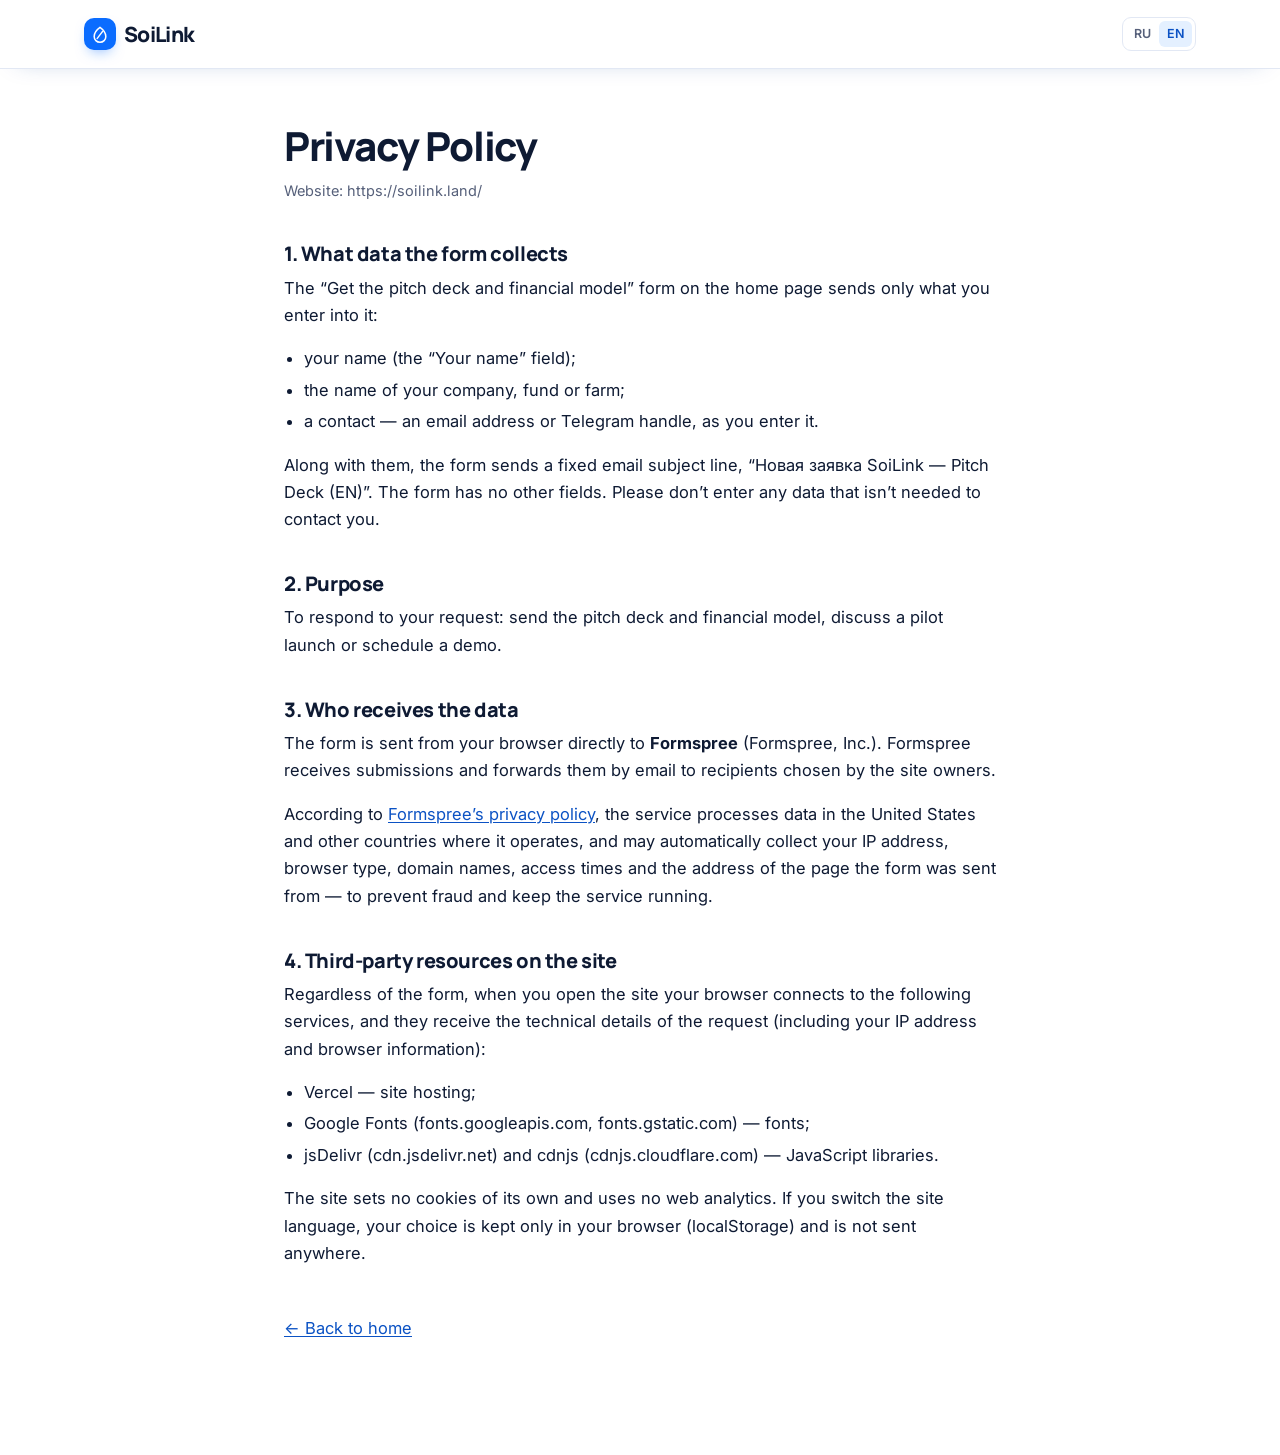
<file: privacy.html>
<!DOCTYPE html>
<html lang="ru">
<head>
<meta charset="UTF-8">
<meta name="viewport" content="width=device-width, initial-scale=1.0">
<title data-en="Privacy Policy — SoiLink">Политика обработки персональных данных — SoiLink</title>
<!-- Incomplete: operator, retention, legal basis and rights sections still missing — keep out of search until added -->
<meta name="robots" content="noindex">
<link rel="icon" href="data:image/svg+xml,%3Csvg xmlns='http://www.w3.org/2000/svg' viewBox='0 0 24 24'%3E%3Crect width='24' height='24' rx='7' fill='%230A6CFF'/%3E%3Cpath d='M12 4.2c-4.2 3-7 7-7 11a7 7 0 0 0 14 0c0-4-2.8-8-7-11Z' stroke='white' stroke-width='1.8' stroke-linejoin='round' fill='none'/%3E%3Cpath d='M8.5 17.5 15 9' stroke='white' stroke-width='1.6' stroke-linecap='round'/%3E%3C/svg%3E">
<link rel="preconnect" href="https://fonts.googleapis.com">
<link rel="preconnect" href="https://fonts.gstatic.com" crossorigin>
<link href="https://fonts.googleapis.com/css2?family=Manrope:wght@700;800&family=Inter:wght@400;500;600&display=swap" rel="stylesheet">
<link rel="stylesheet" href="css/styles.css">
<script src="js/i18n.js"></script>
</head>
<body>

<header class="site-header is-scrolled">
  <div class="container header-inner">
    <a class="logo" href="/" aria-label="SoiLink — на главную" data-en-aria-label="SoiLink — home">
      <span class="logo-mark" aria-hidden="true">
        <svg width="20" height="20" viewBox="0 0 24 24" fill="none"><path d="M12 4c-4.2 3-7 7-7 11a7 7 0 0 0 14 0c0-4-2.8-8-7-11Z" stroke="#fff" stroke-width="1.8" stroke-linejoin="round"/><path d="M8.5 17.5 15 9" stroke="#fff" stroke-width="1.6" stroke-linecap="round"/></svg>
      </span>
      SoiLink
    </a>
    <div class="lang-switch" role="group" aria-label="Язык" data-en-aria-label="Language">
      <a href="?lang=ru" hreflang="ru">RU</a><a href="?lang=en" hreflang="en">EN</a>
    </div>
  </div>
</header>

<main class="legal container">
  <h1 data-en="Privacy Policy">Политика обработки персональных данных</h1>
  <p class="legal-meta" data-en="Website: https://soilink.land/">Сайт: https://soilink.land/</p>

  <h2 data-en="1. What data the form collects">1. Какие данные собирает форма</h2>
  <p data-en="The “Get the pitch deck and financial model” form on the home page sends only what you enter into it:">Форма «Получить Pitch Deck и финансовую модель» на главной странице передаёт только то, что вы в неё вводите:</p>
  <ul>
    <li data-en="your name (the “Your name” field);">имя (поле «Ваше имя»);</li>
    <li data-en="the name of your company, fund or farm;">название компании, фонда или хозяйства;</li>
    <li data-en="a contact — an email address or Telegram handle, as you enter it.">контакт для связи — адрес электронной почты или Telegram, как вы его укажете.</li>
  </ul>
  <p data-en="Along with them, the form sends a fixed email subject line, “Новая заявка SoiLink — Pitch Deck (EN)”. The form has no other fields. Please don’t enter any data that isn’t needed to contact you.">Вместе с ними отправляется служебная тема письма «Новая заявка SoiLink — Pitch Deck». Других полей в форме нет. Пожалуйста, не указывайте в форме данные, которые не нужны для связи с вами.</p>

  <h2 data-en="2. Purpose">2. Зачем</h2>
  <p data-en="To respond to your request: send the pitch deck and financial model, discuss a pilot launch or schedule a demo.">Чтобы ответить на заявку: отправить Pitch Deck и финансовую модель, обсудить пилотный запуск или назначить демонстрацию.</p>

  <h2 data-en="3. Who receives the data">3. Кому передаются данные</h2>
  <p><span data-en="The form is sent from your browser directly to">Форма отправляется из вашего браузера напрямую в сервис</span> <strong>Formspree</strong> <span data-en="(Formspree, Inc.). Formspree receives submissions and forwards them by email to recipients chosen by the site owners.">(Formspree, Inc.). Formspree принимает заявки и пересылает их по электронной почте получателям, которых определяют владельцы сайта.</span></p>
  <p><span data-en="According to">Согласно</span> <a href="https://formspree.io/legal/privacy-policy" rel="noopener" target="_blank" data-en="Formspree’s privacy policy">политике конфиденциальности Formspree</a><span data-en=", the service processes data in the United States and other countries where it operates, and may automatically collect your IP address, browser type, domain names, access times and the address of the page the form was sent from — to prevent fraud and keep the service running.">, сервис обрабатывает данные в США и в других странах, где работает, и может автоматически собирать IP-адрес, тип браузера, доменные имена, время доступа и адрес страницы, с которой отправлена форма, — для защиты от мошенничества и обеспечения работы сервиса.</span></p>

  <h2 data-en="4. Third-party resources on the site">4. Сторонние ресурсы на страницах сайта</h2>
  <p data-en="Regardless of the form, when you open the site your browser connects to the following services, and they receive the technical details of the request (including your IP address and browser information):">Независимо от формы, при открытии сайта ваш браузер обращается к следующим сервисам, и они получают технические данные запроса (в том числе IP-адрес и сведения о браузере):</p>
  <ul>
    <li data-en="Vercel — site hosting;">Vercel — хостинг сайта;</li>
    <li data-en="Google Fonts (fonts.googleapis.com, fonts.gstatic.com) — fonts;">Google Fonts (fonts.googleapis.com, fonts.gstatic.com) — шрифты;</li>
    <li data-en="jsDelivr (cdn.jsdelivr.net) and cdnjs (cdnjs.cloudflare.com) — JavaScript libraries.">jsDelivr (cdn.jsdelivr.net) и cdnjs (cdnjs.cloudflare.com) — библиотеки JavaScript.</li>
  </ul>
  <p data-en="The site sets no cookies of its own and uses no web analytics. If you switch the site language, your choice is kept only in your browser (localStorage) and is not sent anywhere.">Сайт не устанавливает собственные cookie и не подключает системы веб-аналитики. Если вы переключаете язык сайта, выбор сохраняется только в вашем браузере (localStorage) и никуда не передаётся.</p>

  <p class="legal-back"><a href="/" data-en="← Back to home">← На главную</a></p>
</main>

</body>
</html>
</file>
<file: css/styles.css>
/* ---------------------------------------------
   SoiLink — Landing page styles
--------------------------------------------- */

:root {
  --ink: #0e1a33;
  --ink-soft: #56607a;
  --paper: #ffffff;
  --paper-alt: #f2f6fd;
  --card: #ffffff;
  --line: #e2e8f4;

  --blue-900: #082e70;
  --blue-700: #0b52c4;
  --blue-600: #0a6cff;
  --blue-500: #2f8dff;
  --blue-200: #bcd8ff;
  --blue-100: #e4f0ff;
  --signal: #16c47f;

  --accent-grad: linear-gradient(135deg, #0a6cff 0%, #2f8dff 55%, #7ec4ff 100%);

  --font-display: "Manrope", -apple-system, BlinkMacSystemFont, "Segoe UI", sans-serif;
  --font-body: "Inter", -apple-system, BlinkMacSystemFont, "Segoe UI", sans-serif;
  /* Live sensor readings only — mirrors the numerals in the product dashboard */
  --font-data: "JetBrains Mono", "SFMono-Regular", Menlo, Consolas, monospace;

  --radius-lg: 22px;
  --radius-md: 16px;
  --radius-sm: 10px;

  --shadow-card: 0 1px 2px rgba(10, 60, 150, 0.05), 0 12px 28px -14px rgba(10, 60, 150, 0.22);
  --shadow-pop: 0 30px 70px -28px rgba(10, 60, 150, 0.42);

  --ease-out: cubic-bezier(0.22, 1, 0.36, 1);
  --header-h: 68px;
  --container-w: 1160px;
}

* { box-sizing: border-box; }

html { scroll-padding-top: var(--header-h); }
/* Native smooth anchors only when Lenis isn't running (no JS / reduced motion) */
html:not(.lenis) { scroll-behavior: smooth; }

body {
  margin: 0;
  background: var(--paper);
  color: var(--ink);
  font-family: var(--font-body);
  font-size: 16px;
  line-height: 1.55;
  -webkit-font-smoothing: antialiased;
}

img, svg { display: block; max-width: 100%; }

a { color: inherit; text-decoration: none; }

:focus-visible {
  outline: 2px solid var(--blue-600);
  outline-offset: 3px;
  border-radius: 6px;
}

h1, h2, h3 {
  font-family: var(--font-display);
  font-weight: 800;
  color: var(--ink);
  margin: 0 0 0.5em;
  letter-spacing: -0.035em;
  line-height: 1.06;
}

p { margin: 0 0 1em; }

.sr-only {
  position: absolute;
  width: 1px;
  height: 1px;
  padding: 0;
  margin: -1px;
  overflow: hidden;
  clip: rect(0, 0, 0, 0);
  white-space: nowrap;
  border: 0;
}

.container {
  width: 100%;
  max-width: var(--container-w);
  margin: 0 auto;
  padding: 0 24px;
}

.section-sub {
  max-width: 600px;
  color: var(--ink-soft);
  font-size: 18px;
  line-height: 1.5;
}

/* ---------- Buttons ---------- */
.btn {
  display: inline-flex;
  align-items: center;
  justify-content: center;
  gap: 8px;
  padding: 11px 20px;
  border-radius: 999px;
  font-family: var(--font-body);
  font-weight: 600;
  font-size: 15px;
  line-height: 1.3;
  text-align: center;
  border: 1px solid transparent;
  cursor: pointer;
  transition: background 0.2s ease, border-color 0.2s ease, box-shadow 0.2s ease, color 0.2s ease;
}

.btn-primary {
  position: relative;
  overflow: hidden;
  background: var(--blue-600);
  color: #fff;
  box-shadow: 0 10px 22px -10px rgba(10, 108, 255, 0.6);
}
.btn-primary:hover { background: var(--blue-700); box-shadow: 0 16px 30px -12px rgba(10, 108, 255, 0.7); }
.btn-primary::after {
  content: "";
  position: absolute;
  top: 0;
  left: 0;
  width: 40%;
  height: 100%;
  background: linear-gradient(115deg, transparent, rgba(255, 255, 255, 0.35), transparent);
  transform: translateX(-220%) skewX(-20deg);
  transition: transform 0.6s ease;
}
.btn-primary:hover::after { transform: translateX(320%) skewX(-20deg); }
.btn-primary:disabled { opacity: 0.7; cursor: progress; }

.btn-outline {
  background: rgba(255, 255, 255, 0.7);
  border-color: rgba(10, 60, 150, 0.2);
  color: var(--ink);
  -webkit-backdrop-filter: blur(6px);
  backdrop-filter: blur(6px);
}
.btn-outline:hover { border-color: var(--blue-600); background: var(--blue-100); color: var(--blue-700); }

.btn-lg { padding: 15px 28px; font-size: 16px; }
.btn-block { width: 100%; }

/* ---------- Header ---------- */
.site-header {
  position: sticky;
  top: 0;
  z-index: 50;
  background: rgba(255, 255, 255, 0.72);
  -webkit-backdrop-filter: saturate(180%) blur(14px);
  backdrop-filter: saturate(180%) blur(14px);
  border-bottom: 1px solid transparent;
  transition: border-color 0.3s ease, background 0.3s ease, box-shadow 0.3s ease;
}
.site-header.is-scrolled {
  background: rgba(255, 255, 255, 0.9);
  border-bottom-color: var(--line);
  box-shadow: 0 8px 24px -18px rgba(10, 60, 150, 0.35);
}

.header-inner {
  display: flex;
  align-items: center;
  gap: 24px;
  height: var(--header-h);
}

.logo {
  display: inline-flex;
  align-items: center;
  gap: 8px;
  font-family: var(--font-display);
  font-weight: 800;
  font-size: 21px;
  letter-spacing: -0.03em;
  color: var(--ink);
  margin-right: auto;
}
.logo-mark {
  display: inline-flex;
  align-items: center;
  justify-content: center;
  width: 32px;
  height: 32px;
  border-radius: 10px;
  background: var(--blue-600);
  box-shadow: 0 6px 14px -6px rgba(10, 108, 255, 0.55);
  transition: transform 0.35s cubic-bezier(0.34, 1.56, 0.64, 1);
}
.logo:hover .logo-mark { transform: rotate(-10deg) scale(1.08); }
.logo-footer .logo-mark { width: 28px; height: 28px; border-radius: 9px; }

.nav {
  display: flex;
  align-items: center;
  gap: 28px;
  font-size: 14.5px;
  font-weight: 500;
  color: var(--ink-soft);
}
.nav a {
  position: relative;
  padding: 4px 0;
  transition: color 0.2s ease;
}
.nav a::after {
  content: "";
  position: absolute;
  left: 0;
  bottom: -2px;
  width: 100%;
  height: 2px;
  border-radius: 2px;
  background: var(--blue-600);
  transform: scaleX(0);
  transform-origin: right;
  transition: transform 0.3s ease;
}
.nav a:hover,
.nav a.is-current { color: var(--ink); }
.nav a:hover::after,
.nav a.is-current::after { transform: scaleX(1); transform-origin: left; }

.header-cta { display: flex; align-items: center; gap: 8px; }

/* RU/EN switch — js/i18n.js marks the current language with aria-current */
.lang-switch {
  display: inline-flex;
  padding: 3px;
  border: 1px solid var(--line);
  border-radius: 9px;
  background: var(--card);
  font-size: 12.5px;
  font-weight: 600;
  line-height: 1;
}
.lang-switch a {
  padding: 7px 8px;
  border-radius: 6px;
  color: var(--ink-soft);
  transition: color 0.2s ease, background 0.2s ease;
}
.lang-switch a:hover { color: var(--ink); }
.lang-switch a[aria-current] { background: var(--blue-100); color: var(--blue-700); }

.nav-toggle {
  display: none;
  flex-direction: column;
  justify-content: center;
  gap: 5px;
  width: 36px;
  height: 36px;
  border: 1px solid var(--line);
  border-radius: 9px;
  background: var(--card);
  cursor: pointer;
}
.nav-toggle span {
  display: block;
  width: 16px;
  height: 2px;
  background: var(--ink);
  margin: 0 auto;
  transition: transform 0.2s ease, opacity 0.2s ease;
}
.nav-toggle[aria-expanded="true"] span:nth-child(1) { transform: translateY(7px) rotate(45deg); }
.nav-toggle[aria-expanded="true"] span:nth-child(2) { opacity: 0; }
.nav-toggle[aria-expanded="true"] span:nth-child(3) { transform: translateY(-7px) rotate(-45deg); }

.mobile-nav {
  display: none;
  flex-direction: column;
  gap: 2px;
  padding: 8px 24px 20px;
  border-top: 1px solid var(--line);
  background: var(--paper);
}
.mobile-nav a {
  padding: 12px 4px;
  font-size: 15px;
  font-weight: 500;
  color: var(--ink-soft);
  border-bottom: 1px solid var(--line);
}
.mobile-nav .btn { margin-top: 12px; border-bottom: none; color: #fff; }
.mobile-nav.open { display: flex; }

@media (max-width: 900px) {
  .nav, .header-cta { display: none; }
  .nav-toggle { display: flex; }
  .header-inner { gap: 12px; }
}

/* ---------- Scroll progress ---------- */
.scroll-progress {
  position: fixed;
  top: 0;
  left: 0;
  height: 3px;
  width: 100%;
  transform: scaleX(0);
  transform-origin: left;
  background: linear-gradient(90deg, var(--blue-600), #46d0ff 55%, var(--blue-700));
  z-index: 100;
  will-change: transform;
}

/* =========================================================
   Hero
   ========================================================= */
.hero {
  position: relative;
  padding: 88px 0 0;
  overflow: hidden;
  isolation: isolate;
}

/* Vanta DOTS canvas lives here. Until it loads (or if WebGL is missing),
   a static dot grid stands in for the same "field of sensors" idea. */
.hero-bg {
  position: absolute;
  inset: 0;
  z-index: -2;
  background-image: radial-gradient(circle, rgba(10, 108, 255, 0.26) 1.3px, transparent 1.8px);
  background-size: 30px 30px;
  -webkit-mask-image: linear-gradient(180deg, transparent 0%, #000 45%, #000 100%);
  mask-image: linear-gradient(180deg, transparent 0%, #000 45%, #000 100%);
}
.hero-bg.has-vanta {
  background-image: none;
  -webkit-mask-image: linear-gradient(180deg, rgba(0, 0, 0, 0.55) 0%, #000 40%);
  mask-image: linear-gradient(180deg, rgba(0, 0, 0, 0.55) 0%, #000 40%);
}
.hero-bg canvas {
  opacity: 0;
  transition: opacity 1.6s ease;
}
.hero-bg.is-visible canvas { opacity: 1; }

/* Soft white pool behind the headline so type always reads over the field */
.hero-veil {
  position: absolute;
  inset: 0;
  z-index: -1;
  pointer-events: none;
  background:
    radial-gradient(52% 42% at 50% 24%, rgba(255, 255, 255, 0.96) 0%, rgba(255, 255, 255, 0.75) 45%, rgba(255, 255, 255, 0) 100%),
    linear-gradient(180deg, rgba(255, 255, 255, 0) 70%, var(--paper) 100%);
}

.hero-inner {
  text-align: center;
  max-width: 980px;
}

.hero-pill {
  display: inline-flex;
  align-items: center;
  gap: 8px;
  padding: 7px 14px 7px 12px;
  margin-bottom: 26px;
  border-radius: 999px;
  border: 1px solid var(--line);
  background: rgba(255, 255, 255, 0.85);
  box-shadow: var(--shadow-card);
  font-size: 14px;
  font-weight: 600;
  color: var(--ink);
  transition: border-color 0.2s ease, color 0.2s ease;
}
.hero-pill:hover { border-color: var(--blue-500); color: var(--blue-700); }

.hero-title {
  font-size: clamp(38px, 6.4vw, 76px);
  line-height: 1.04;
  letter-spacing: -0.045em;
  margin-bottom: 0;
}
.hero-line { display: block; }

/* RotatingText (react-bits) — the audience word swaps inside a blue chip */
.rotator {
  display: inline-flex;
  position: relative;
  overflow: hidden;
  vertical-align: bottom;
  padding: 0 0.2em 0.06em;
  margin-left: 0.04em;
  border-radius: 0.2em;
  background: var(--blue-600);
  color: #fff;
  white-space: nowrap;
  line-height: 1.1;
  box-shadow: 0 18px 40px -18px rgba(10, 108, 255, 0.75);
}
.rotator-word { display: inline-block; }
.rotator-char { display: inline-block; }

.hero-sub {
  font-size: 19px;
  line-height: 1.5;
  color: var(--ink-soft);
  max-width: 580px;
  margin: 26px auto 34px;
}

.hero-actions {
  display: flex;
  justify-content: center;
  gap: 12px;
  flex-wrap: wrap;
  margin-bottom: 64px;
}

/* Intro guard — set in <head>, removed once GSAP has the start state */
.js-intro .hero-pill,
.js-intro .hero-title,
.js-intro .hero-sub,
.js-intro .hero-actions,
.js-intro .scenario-frame { opacity: 0; }

/* Live pulse dot */
.live-dot {
  display: inline-block;
  flex: none;
  width: 8px;
  height: 8px;
  border-radius: 50%;
  background: var(--signal);
  box-shadow: 0 0 0 0 rgba(22, 196, 127, 0.6);
  animation: livePulse 2s ease-out infinite;
}
.live-dot-sm { width: 6px; height: 6px; margin-right: 7px; vertical-align: middle; }
@keyframes livePulse {
  0% { box-shadow: 0 0 0 0 rgba(22, 196, 127, 0.55); }
  70% { box-shadow: 0 0 0 9px rgba(22, 196, 127, 0); }
  100% { box-shadow: 0 0 0 0 rgba(22, 196, 127, 0); }
}

/* ---------- Scenario frame (browser-like mockup) ---------- */
.scenario-frame {
  position: relative;
  background: rgba(255, 255, 255, 0.92);
  -webkit-backdrop-filter: blur(10px);
  backdrop-filter: blur(10px);
  border: 1px solid var(--line);
  border-radius: 26px;
  box-shadow: var(--shadow-pop), 0 0 0 8px rgba(255, 255, 255, 0.45);
  padding: 12px;
  margin: 0 auto 96px;
  max-width: 1000px;
}

.frame-bar {
  display: flex;
  align-items: center;
  gap: 8px;
  padding: 6px 8px 14px;
  overflow-x: auto;
  scrollbar-width: none;
}
.frame-bar::-webkit-scrollbar { display: none; }
.frame-bar .dot {
  width: 8px; height: 8px;
  border-radius: 50%;
  background: var(--line);
  flex: none;
}
.frame-bar .tab {
  flex: none;
  display: inline-flex;
  align-items: center;
  font-size: 12.5px;
  color: var(--ink-soft);
  background: var(--paper-alt);
  border-radius: 8px;
  padding: 6px 10px;
  margin-left: 6px;
}
.frame-bar .tab-active {
  background: var(--paper);
  color: var(--ink);
  font-weight: 600;
  border: 1px solid var(--line);
}

/* Live telemetry strip */
.telemetry {
  display: grid;
  grid-template-columns: repeat(3, minmax(0, 1fr)) minmax(0, 1.5fr);
  gap: 12px;
  padding: 4px 4px 14px;
}
.tele-cell {
  background: var(--card);
  border: 1px solid var(--line);
  border-radius: var(--radius-md);
  padding: 14px 16px;
  display: flex;
  flex-direction: column;
  gap: 10px;
  min-width: 0;
  text-align: left;
}
.tele-label {
  font-size: 12.5px;
  font-weight: 600;
  color: var(--ink-soft);
}
.tele-value {
  display: flex;
  align-items: flex-end;
  gap: 4px;
  font-family: var(--font-data);
  font-weight: 600;
  font-size: 28px;
  line-height: 1;
  letter-spacing: -0.03em;
  color: var(--ink);
  font-variant-numeric: tabular-nums;
}
.tele-num { display: inline-flex; }
.tele-unit {
  font-family: var(--font-body);
  font-size: 15px;
  font-weight: 600;
  letter-spacing: 0;
  color: var(--ink-soft);
  padding-bottom: 2px;
}

/* Counter (react-bits) — odometer digits for live readings */
.digit {
  position: relative;
  display: inline-block;
  height: 1em;
  overflow: hidden;
}
.digit-strip {
  display: flex;
  flex-direction: column;
  transition: transform 0.9s var(--ease-out);
}
.digit-strip span { display: block; height: 1em; line-height: 1; }
.digit-sep { display: inline-block; line-height: 1; }

.tele-bar {
  display: block;
  height: 5px;
  border-radius: 999px;
  background: var(--paper-alt);
  overflow: hidden;
}
.tele-bar i {
  display: block;
  height: 100%;
  border-radius: 999px;
  background: linear-gradient(90deg, var(--blue-600), #4ac8ff);
  transition: width 0.9s var(--ease-out);
}
.tele-chart-cell { justify-content: space-between; }
.tele-chart { width: 100%; height: 56px; overflow: visible; }
.tele-line {
  stroke-dasharray: 1000;
  stroke-dashoffset: 1000;
  animation: drawLine 2.2s cubic-bezier(0.25, 0.46, 0.45, 0.94) 1.2s forwards;
}
.tele-area { opacity: 0; animation: fadeArea 1.2s ease 2.6s forwards; }
@keyframes drawLine { to { stroke-dashoffset: 0; } }
@keyframes fadeArea { to { opacity: 1; } }

@media (max-width: 900px) {
  .telemetry { grid-template-columns: repeat(3, minmax(0, 1fr)); }
  .tele-chart-cell { grid-column: 1 / -1; }
}
@media (max-width: 560px) {
  .telemetry { grid-template-columns: minmax(0, 1fr) minmax(0, 1fr); gap: 10px; }
  .tele-cell:nth-child(3) { display: none; }
  .tele-value { font-size: 24px; }
}

/* AI command cards */
.scenario-cards {
  display: grid;
  grid-template-columns: repeat(3, minmax(0, 1fr));
  gap: 12px;
  padding: 4px;
}

.scenario-card {
  position: relative;
  overflow: hidden;
  border: 1px solid var(--line);
  border-radius: var(--radius-md);
  padding: 20px;
  background: var(--paper-alt);
  text-align: left;
  transition: border-color 0.35s ease, box-shadow 0.35s ease;
}
.scenario-card:hover {
  border-color: var(--blue-200);
  box-shadow: var(--shadow-card);
}
.scenario-card > * { position: relative; }

/* SpotlightCard (react-bits) — a light pool follows the cursor */
.scenario-card::before {
  content: "";
  position: absolute;
  inset: 0;
  opacity: 0;
  transition: opacity 0.35s ease;
  background: radial-gradient(280px circle at var(--mx, 50%) var(--my, 50%), rgba(10, 108, 255, 0.13), transparent 70%);
  pointer-events: none;
}
.scenario-card:hover::before { opacity: 1; }
.scenario-card.card-primary::before {
  background: radial-gradient(280px circle at var(--mx, 50%) var(--my, 50%), rgba(255, 255, 255, 0.22), transparent 70%);
}

.scenario-card.card-primary {
  background: var(--accent-grad);
  border-color: transparent;
  color: #fff;
}
.scenario-card.card-primary:hover { box-shadow: 0 24px 50px -18px rgba(10, 108, 255, 0.55); }

.scenario-card .cmd {
  font-family: var(--font-data);
  font-size: 13px;
  font-weight: 600;
  margin: 0 0 10px;
  color: var(--blue-700);
}
.scenario-card.card-primary .cmd { color: rgba(255, 255, 255, 0.85); }

.scenario-card .cmd-text {
  font-size: 15px;
  line-height: 1.5;
  font-weight: 500;
  margin: 0 0 14px;
  color: var(--ink);
}
.scenario-card.card-primary .cmd-text { color: #fff; }
.cmd-text .is-scrambled { color: var(--blue-500); }
.card-primary .cmd-text .is-scrambled { color: rgba(255, 255, 255, 0.55); }

.scenario-card .cmd-result {
  font-size: 13.5px;
  color: var(--ink-soft);
  margin: 0;
}
.scenario-card.card-primary .cmd-result { color: rgba(255, 255, 255, 0.9); }
.scenario-card.card-primary .cmd-result strong { color: #fff; }

@media (max-width: 780px) {
  .scenario-cards { grid-template-columns: minmax(0, 1fr); }
}

@media (max-width: 560px) {
  .hero { padding-top: 56px; }
  .hero-sub { font-size: 17px; margin: 20px auto 28px; }
  .hero-actions { margin-bottom: 44px; }
  .hero-actions .btn { width: 100%; }
  .scenario-frame { border-radius: 20px; padding: 8px; margin-bottom: 64px; }
}

/* =========================================================
   Sections
   ========================================================= */
.section { padding: 112px 0; }
.section-alt { background: var(--paper-alt); }
.section h2 {
  font-size: clamp(32px, 4.4vw, 52px);
  max-width: 17ch;
}
.section .section-sub { margin-bottom: 48px; }

/* Masked line reveal (SplitText with mask: "lines") — keep descenders visible */
.split-line-mask {
  padding-bottom: 0.12em;
  margin-bottom: -0.12em;
}

@media (max-width: 760px) {
  .section { padding: 80px 0; }
  .section-sub { font-size: 17px; }
}

/* ---------- Product screenshots ---------- */
.showcase-title { max-width: 16ch; }

.showcase-grid {
  display: grid;
  grid-template-columns: minmax(0, 1.85fr) minmax(0, 1fr);
  gap: 40px;
  align-items: start;
}

.shot { margin: 0; }
.shot figcaption {
  display: block;
  margin-top: 22px;
  font-size: 15px;
  color: var(--ink-soft);
  line-height: 1.5;
}
.shot figcaption strong {
  display: block;
  font-family: var(--font-display);
  font-weight: 800;
  font-size: 18px;
  letter-spacing: -0.02em;
  color: var(--ink);
  margin-bottom: 6px;
}

/* The desktop frame tilts back in 3D and lands flat as you scroll */
.shot-stage { perspective: 1600px; }

.shot-frame {
  position: relative;
  background: var(--card);
  border: 1px solid var(--line);
  overflow: hidden;
  box-shadow: 0 30px 70px -32px rgba(10, 60, 150, 0.45);
}
.shot-frame img {
  display: block;
  width: 100%;
  height: auto;
  background: var(--paper-alt);
}

.shot-frame-browser {
  border-radius: var(--radius-lg);
  transform-origin: 50% 0%;
  will-change: transform;
}
.shot-bar {
  display: flex;
  align-items: center;
  gap: 7px;
  padding: 12px 16px;
  background: var(--paper-alt);
  border-bottom: 1px solid var(--line);
}
.shot-dot {
  width: 10px; height: 10px;
  border-radius: 50%;
  background: #d3dced;
  flex: none;
}
.shot-url {
  margin-left: 12px;
  padding: 5px 14px;
  border-radius: 999px;
  background: var(--card);
  border: 1px solid var(--line);
  font-size: 12px;
  color: var(--ink-soft);
  white-space: nowrap;
  overflow: hidden;
  text-overflow: ellipsis;
}

.shot-frame-phone {
  border-radius: 42px;
  border: 10px solid #10182b;
  padding: 0;
  background: #10182b;
  max-width: 330px;
  margin: 0 auto;
  box-shadow: 0 40px 80px -30px rgba(10, 60, 150, 0.55);
}
.shot-frame-phone img { border-radius: 32px; }
.shot-notch {
  position: absolute;
  top: 10px;
  left: 50%;
  transform: translateX(-50%);
  width: 96px;
  height: 22px;
  border-radius: 999px;
  background: #10182b;
  z-index: 2;
}
.shot-mobile figcaption { text-align: center; max-width: 330px; margin-left: auto; margin-right: auto; }

@media (max-width: 1000px) {
  .showcase-grid { grid-template-columns: minmax(0, 1fr); gap: 56px; }
}
@media (max-width: 760px) {
  .shot-frame-phone { border-width: 8px; border-radius: 36px; max-width: 280px; }
  .shot-frame-phone img { border-radius: 28px; }
  .shot-url { display: none; }
}

/* Placeholder shown only while a screenshot file is missing */
.shot-frame.is-missing img { display: none; }
.shot-frame.is-missing::after {
  content: "Скриншот появится здесь";
  display: flex;
  align-items: center;
  justify-content: center;
  text-align: center;
  padding: 24px;
  aspect-ratio: 16 / 9;
  background: repeating-linear-gradient(45deg, var(--paper-alt) 0 12px, #eaf1fd 12px 24px);
  color: var(--ink-soft);
  font-size: 14px;
  font-weight: 500;
}
.shot-frame-phone.is-missing::after { aspect-ratio: 750 / 1280; border-radius: 32px; }

/* ---------- Statement + stats ---------- */
.facts {
  padding: 128px 0 104px;
  background:
    radial-gradient(90% 70% at 85% 100%, rgba(10, 108, 255, 0.07), transparent 65%),
    var(--paper);
}

/* ScrollReveal (react-bits) — words sharpen from blur as you scroll */
.statement {
  font-family: var(--font-display);
  font-weight: 800;
  font-size: clamp(30px, 4.6vw, 60px);
  line-height: 1.1;
  letter-spacing: -0.04em;
  color: var(--ink);
  max-width: 21ch;
  margin: 0 0 88px;
}
.statement-muted { color: #9aa6bf; }

.stats-grid {
  display: grid;
  grid-template-columns: repeat(4, minmax(0, 1fr));
  gap: 28px;
  padding-top: 40px;
  border-top: 1px solid var(--line);
}
.stat-num {
  display: flex;
  align-items: baseline;
  gap: 8px;
  white-space: nowrap;
  font-family: var(--font-display);
  font-weight: 800;
  line-height: 1;
  letter-spacing: -0.04em;
  color: var(--blue-600);
  font-variant-numeric: tabular-nums;
  margin-bottom: 14px;
}
.stat-val { font-size: clamp(40px, 4.4vw, 60px); }
.stat-unit {
  font-size: clamp(15px, 1.3vw, 19px);
  font-weight: 700;
  letter-spacing: -0.01em;
  color: var(--ink-soft);
}
.stat-label {
  display: block;
  font-size: 15px;
  line-height: 1.45;
  color: var(--ink-soft);
  max-width: 24ch;
}
@media (max-width: 900px) {
  .stats-grid { grid-template-columns: repeat(2, minmax(0, 1fr)); gap: 36px 20px; }
  .facts { padding: 96px 0 80px; }
  .statement { margin-bottom: 64px; }
}
@media (max-width: 480px) {
  .stats-grid { grid-template-columns: minmax(0, 1fr); }
}

/* ---------- Architecture: the data journey ---------- */
.arch { overflow: hidden; }
.arch-flow {
  position: relative;
  margin-top: 8px;
}
.arch-steps {
  position: relative;
  z-index: 1;
  list-style: none;
  margin: 0;
  padding: 0;
  display: grid;
  grid-template-columns: repeat(4, minmax(0, 1fr));
  gap: 32px;
}
.arch-step {
  --node: 68px;
  transition: opacity 0.5s ease;
}
.arch-node {
  display: grid;
  place-items: center;
  width: var(--node);
  height: var(--node);
  margin-bottom: 26px;
  border-radius: 50%;
  background: var(--blue-600);
  color: #fff;
  border: 1px solid transparent;
  box-shadow: 0 0 0 8px rgba(10, 108, 255, 0.12), 0 18px 34px -14px rgba(10, 108, 255, 0.7);
  transition: background 0.45s ease, color 0.45s ease, box-shadow 0.45s ease, border-color 0.45s ease, transform 0.5s cubic-bezier(0.34, 1.56, 0.64, 1);
}
.arch-node svg { width: 26px; height: 26px; }
.arch-step h3 { font-size: 20px; letter-spacing: -0.025em; margin-bottom: 8px; }
.arch-step p { font-size: 15px; color: var(--ink-soft); margin: 0; max-width: 30ch; }

/* The track only shows once JS has measured it between the first and last node */
.arch-track {
  position: absolute;
  z-index: 0;
  display: none;
  border-radius: 2px;
  background: var(--blue-200);
}
.arch-flow.is-animated .arch-track { display: block; }
.arch-track-fill {
  position: absolute;
  inset: 0;
  border-radius: inherit;
  background: linear-gradient(90deg, var(--blue-600), #46d0ff);
  transform-origin: 0 50%;
}
.arch-track.is-vertical .arch-track-fill {
  background: linear-gradient(180deg, var(--blue-600), #46d0ff);
  transform-origin: 50% 0;
}
.arch-rail { position: absolute; inset: 0; }
.arch-packet {
  position: absolute;
  left: 0;
  top: 50%;
  width: 14px;
  height: 14px;
  border-radius: 50%;
  background: #fff;
  border: 3px solid var(--blue-600);
  box-shadow: 0 0 0 6px rgba(10, 108, 255, 0.18), 0 0 26px 6px rgba(70, 208, 255, 0.6);
  transform: translate(-50%, -50%);
  opacity: 0;
}
.arch-track.is-vertical .arch-packet { left: 50%; top: 0; }

/* Idle state while the packet hasn't reached a step yet */
.arch-flow.is-animated .arch-step:not(.is-active) { opacity: 0.4; }
.arch-flow.is-animated .arch-step:not(.is-active) .arch-node {
  background: var(--paper);
  color: var(--blue-600);
  border-color: var(--blue-200);
  box-shadow: none;
  transform: scale(0.9);
}

@media (max-width: 900px) {
  .arch-steps { grid-template-columns: minmax(0, 1fr); gap: 40px; }
  .arch-step {
    --node: 56px;
    display: grid;
    grid-template-columns: var(--node) minmax(0, 1fr);
    column-gap: 20px;
    align-items: start;
  }
  .arch-node { margin-bottom: 0; }
  .arch-node svg { width: 22px; height: 22px; }
  .arch-copy { padding-top: 12px; }
}

/* ---------- Invest / contact ---------- */
.invest-section {
  position: relative;
  background: var(--blue-900);
  color: var(--paper);
}
.invest-section h2 { color: #fff; max-width: 15ch; }

.invest-grid {
  display: grid;
  grid-template-columns: minmax(0, 1.1fr) minmax(0, 0.9fr);
  gap: 64px;
  align-items: start;
}

.invest-text {
  color: rgba(255, 255, 255, 0.82);
  font-size: 17px;
  max-width: 520px;
}

.invest-list {
  list-style: none;
  margin: 32px 0 0;
  padding: 0;
  display: flex;
  flex-direction: column;
  gap: 14px;
  max-width: 540px;
}
.invest-list li {
  background: rgba(8, 46, 112, 0.55);
  -webkit-backdrop-filter: blur(8px);
  backdrop-filter: blur(8px);
  border: 1px solid rgba(255, 255, 255, 0.16);
  border-radius: var(--radius-md);
  padding: 16px 18px;
  font-size: 15px;
  color: rgba(255, 255, 255, 0.9);
}
.invest-tag {
  display: block;
  font-family: var(--font-display);
  font-weight: 800;
  font-size: 15px;
  letter-spacing: -0.01em;
  color: #9fcbff;
  margin-bottom: 4px;
}

.invest-form-wrap {
  background: var(--paper);
  border-radius: 26px;
  padding: 32px;
  box-shadow: 0 40px 90px -30px rgba(0, 10, 40, 0.7);
  color: var(--ink);
}
.invest-form h3 {
  color: var(--ink);
  font-size: 22px;
  line-height: 1.2;
  letter-spacing: -0.025em;
  margin-bottom: 22px;
}
.field {
  display: block;
  margin-bottom: 16px;
}
.field span {
  display: block;
  font-size: 13.5px;
  font-weight: 600;
  color: var(--ink-soft);
  margin-bottom: 6px;
}
.field input {
  width: 100%;
  padding: 13px 14px;
  border-radius: var(--radius-sm);
  border: 1px solid var(--line);
  background: var(--paper-alt);
  font-family: var(--font-body);
  font-size: 15px;
  color: var(--ink);
  transition: border-color 0.2s ease, box-shadow 0.2s ease, background 0.2s ease;
}
.field input:hover { border-color: var(--blue-200); }
.field input:focus {
  outline: none;
  background: var(--card);
  border-color: var(--blue-600);
  box-shadow: 0 0 0 4px var(--blue-100);
}

.form-note {
  min-height: 20px;
  font-size: 13.5px;
  color: var(--blue-700);
  margin: 12px 0 0;
  text-align: center;
}

.form-demo-note {
  margin: 14px 0 0;
  text-align: center;
  font-size: 13.5px;
  color: var(--ink-soft);
}

.form-privacy {
  margin: 10px 0 0;
  text-align: center;
  font-size: 12.5px;
  line-height: 1.5;
  color: var(--ink-soft);
}
.form-privacy a {
  color: var(--blue-700);
  text-decoration: underline;
  text-underline-offset: 2px;
}

@media (max-width: 900px) {
  .invest-grid { grid-template-columns: minmax(0, 1fr); gap: 40px; }
}
@media (max-width: 480px) {
  .invest-form-wrap { padding: 24px 20px; }
}

/* ---------- Footer ---------- */
.site-footer {
  padding: 28px 0;
  border-top: 1px solid var(--line);
}
.footer-inner {
  display: flex;
  align-items: center;
  justify-content: space-between;
  gap: 16px;
  font-size: 13.5px;
  color: var(--ink-soft);
  flex-wrap: wrap;
}
.footer-inner p { margin: 0; }
.logo-footer { font-size: 16px; }

/* ---------- Reduced motion ---------- */
@media (prefers-reduced-motion: reduce) {
  .live-dot,
  .tele-line,
  .tele-area { animation: none; }
  .tele-line { stroke-dashoffset: 0; }
  .tele-area { opacity: 1; }
  .scroll-progress { display: none; }
  .digit-strip,
  .tele-bar i,
  .arch-step,
  .arch-node { transition: none; }
}

/* ---------- Legal pages (privacy.html) ---------- */
.legal {
  max-width: 760px;
  padding-top: 56px;
  padding-bottom: 96px;
  font-size: 16.5px;
  line-height: 1.65;
}
.legal h1 { font-size: clamp(28px, 4vw, 40px); margin-bottom: 12px; }
.legal h2 { font-size: 20px; margin: 40px 0 10px; letter-spacing: -0.02em; }
.legal ul { padding-left: 1.2em; margin: 0 0 1em; }
.legal li { margin-bottom: 4px; }
.legal a { color: var(--blue-700); text-decoration: underline; text-underline-offset: 2px; }
.legal-meta { color: var(--ink-soft); font-size: 14.5px; }
.legal-back { margin-top: 48px; }

/* Mapbox attribution for the satellite map in the dashboard screenshot */
.map-credit {
  display: block;
  margin-top: 8px;
  font-size: 12px;
  color: var(--ink-soft);
}
.map-credit a { color: inherit; text-decoration: underline; text-underline-offset: 2px; }
.map-credit a + a { margin-left: 6px; }
</file>
